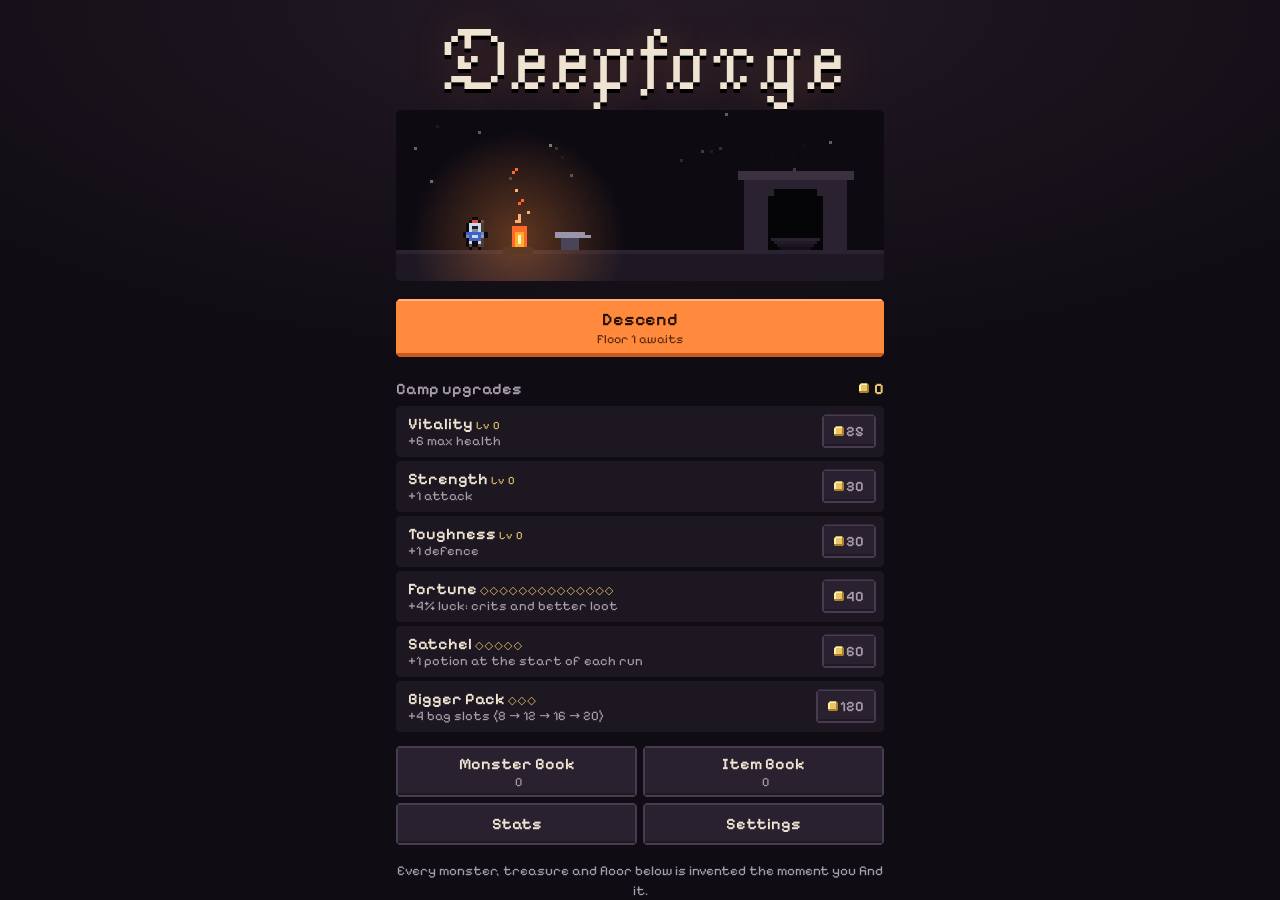
<file: index.html>
<!doctype html>
<html lang="en">
<head>
<meta charset="utf-8">
<meta name="viewport" content="width=device-width, initial-scale=1, viewport-fit=cover, user-scalable=no">
<meta name="theme-color" content="#0f0c13">
<meta name="description" content="A pixel dungeon crawler where an AI invents every floor, monster and treasure, and you forge anything into anything.">
<link rel="manifest" href="manifest.webmanifest">
<link rel="apple-touch-icon" href="icons/apple-touch-icon.png">
<link rel="icon" type="image/png" sizes="192x192" href="icons/icon-192.png">
<meta name="mobile-web-app-capable" content="yes">
<meta name="apple-mobile-web-app-capable" content="yes">
<meta name="apple-mobile-web-app-title" content="Deepforge">
<title>Deepforge</title>
<link rel="preconnect" href="https://fonts.googleapis.com">
<link rel="preconnect" href="https://fonts.gstatic.com" crossorigin>
<link rel="stylesheet" href="https://fonts.googleapis.com/css2?family=Jacquarda+Bastarda+9&family=Pixelify+Sans:wght@400;500;600;700&display=swap">
<link rel="stylesheet" href="css/styles.css">
</head>
<body>
<div id="app" class="away">
  <header id="hud">
    <div class="hp" aria-label="Health">
      <div class="hp-bar"><i id="hp-fill"></i></div>
      <span id="hp-text">30 / 30</span>
      <div class="mp" id="mp" hidden><i id="mp-fill"></i></div>
    </div>
    <div id="floor-name"></div>
    <span class="gold-pill" aria-label="Gold"><i class="coin"></i><b id="gold">0</b></span>
    <i id="ai-dot" hidden></i>
    <button class="icon-btn" id="btn-inv" type="button" aria-label="Hero and bag (Tab)"><svg viewBox="0 0 12 12" aria-hidden="true"><path d="M4 1h4v1h1v1h1v8H2V3h1V2h1zM5 2v1h2V2zM4 6v1h4V6z" /></svg></button>
    <button class="icon-btn" id="btn-pause" type="button" aria-label="Pause"><svg viewBox="0 0 12 12" aria-hidden="true"><path d="M3 2h2v8H3zM7 2h2v8H7z" /></svg></button>
  </header>

  <main id="stage">
    <canvas id="cv" aria-label="The dungeon"></canvas>
    <canvas id="minimap" aria-label="Map of this floor"></canvas>
    <div id="bossbar" hidden><span id="boss-name"></span><small id="boss-rec" hidden></small><div class="boss-track"><i id="boss-fill"></i></div></div>
    <div id="banner" aria-live="polite"></div>
    <div id="toasts" aria-live="polite"></div>
  </main>

  <nav id="slots" aria-label="Equipment and bag">
    <div class="grp grp-eq"><span class="grp-label">Wearing</span><div class="eq">
      <button class="slot eqs" type="button" data-eq="weapon"></button>
      <button class="slot eqs" type="button" data-eq="offhand"></button>
    </div></div>
    <div class="grp grp-bag"><span class="grp-label" id="bag-label">Bag 0/8</span><div class="bag">
      <button class="slot" type="button" data-bag="0"></button><button class="slot" type="button" data-bag="1"></button><button class="slot" type="button" data-bag="2"></button>
      <button class="slot" type="button" data-bag="3"></button><button class="slot" type="button" data-bag="4"></button><button class="slot" type="button" data-bag="5"></button>
      <button class="slot more" type="button" id="bag-more" aria-label="Open the bag"></button>
    </div></div>
    <div class="grp"><span class="grp-label">Potion</span><button class="slot potion" id="potion" type="button" aria-label="Drink a potion (Q)"><img src="[data-uri]" alt="" id="potion-img"><b id="potion-n">1</b></button></div>
  </nav>
  <p class="keys" id="keys"><kbd>WASD</kbd> move <span id="key-moves"><kbd>J</kbd> swing <kbd>K</kbd> bash</span> <kbd>Q</kbd> potion <kbd>1</kbd>–<kbd>6</kbd> bag <kbd>Tab</kbd> hero <kbd>Esc</kbd> pause <span id="key-act" hidden></span></p>

  <section id="pad" aria-label="Touch controls">
    <div id="stick-zone"><div id="stick"><div id="knob"></div></div></div>
    <div class="btns">
      <button class="pad-btn" id="btn-action" type="button" hidden>Forge</button>
      <button class="pad-btn" id="btn-spell" type="button" aria-label="Nova" hidden>Nova</button>
      <button class="pad-btn" id="btn-spell2" type="button" aria-label="Spell" hidden>Spell</button>
      <button class="pad-btn" id="btn-bash" type="button" aria-label="Shield bash">Bash</button>
      <button class="pad-btn" id="btn-attack" type="button" aria-label="Swing">Swing</button>
    </div>
  </section>
</div>

<div id="camp" class="screen">
  <div class="camp-inner">
    <h1 class="logo">Deepforge</h1>
    <canvas id="camp-scene" width="160" height="56" aria-hidden="true"></canvas>
    <div id="camp-body"></div>
  </div>
</div>

<div id="modal" class="modal" hidden><div class="sheet" id="sheet" role="dialog" aria-modal="true"></div></div>

<script src="js/data.js"></script>
<script src="js/prompts.js"></script>
<script src="js/sprites.js"></script>
<script src="js/bestiary.js"></script>
<script src="js/gen.js"></script>
<script src="js/ai.js"></script>
<script src="js/audio.js"></script>
<script src="js/game.js"></script>
<script src="js/ui.js"></script>
</body>
</html>
</file>
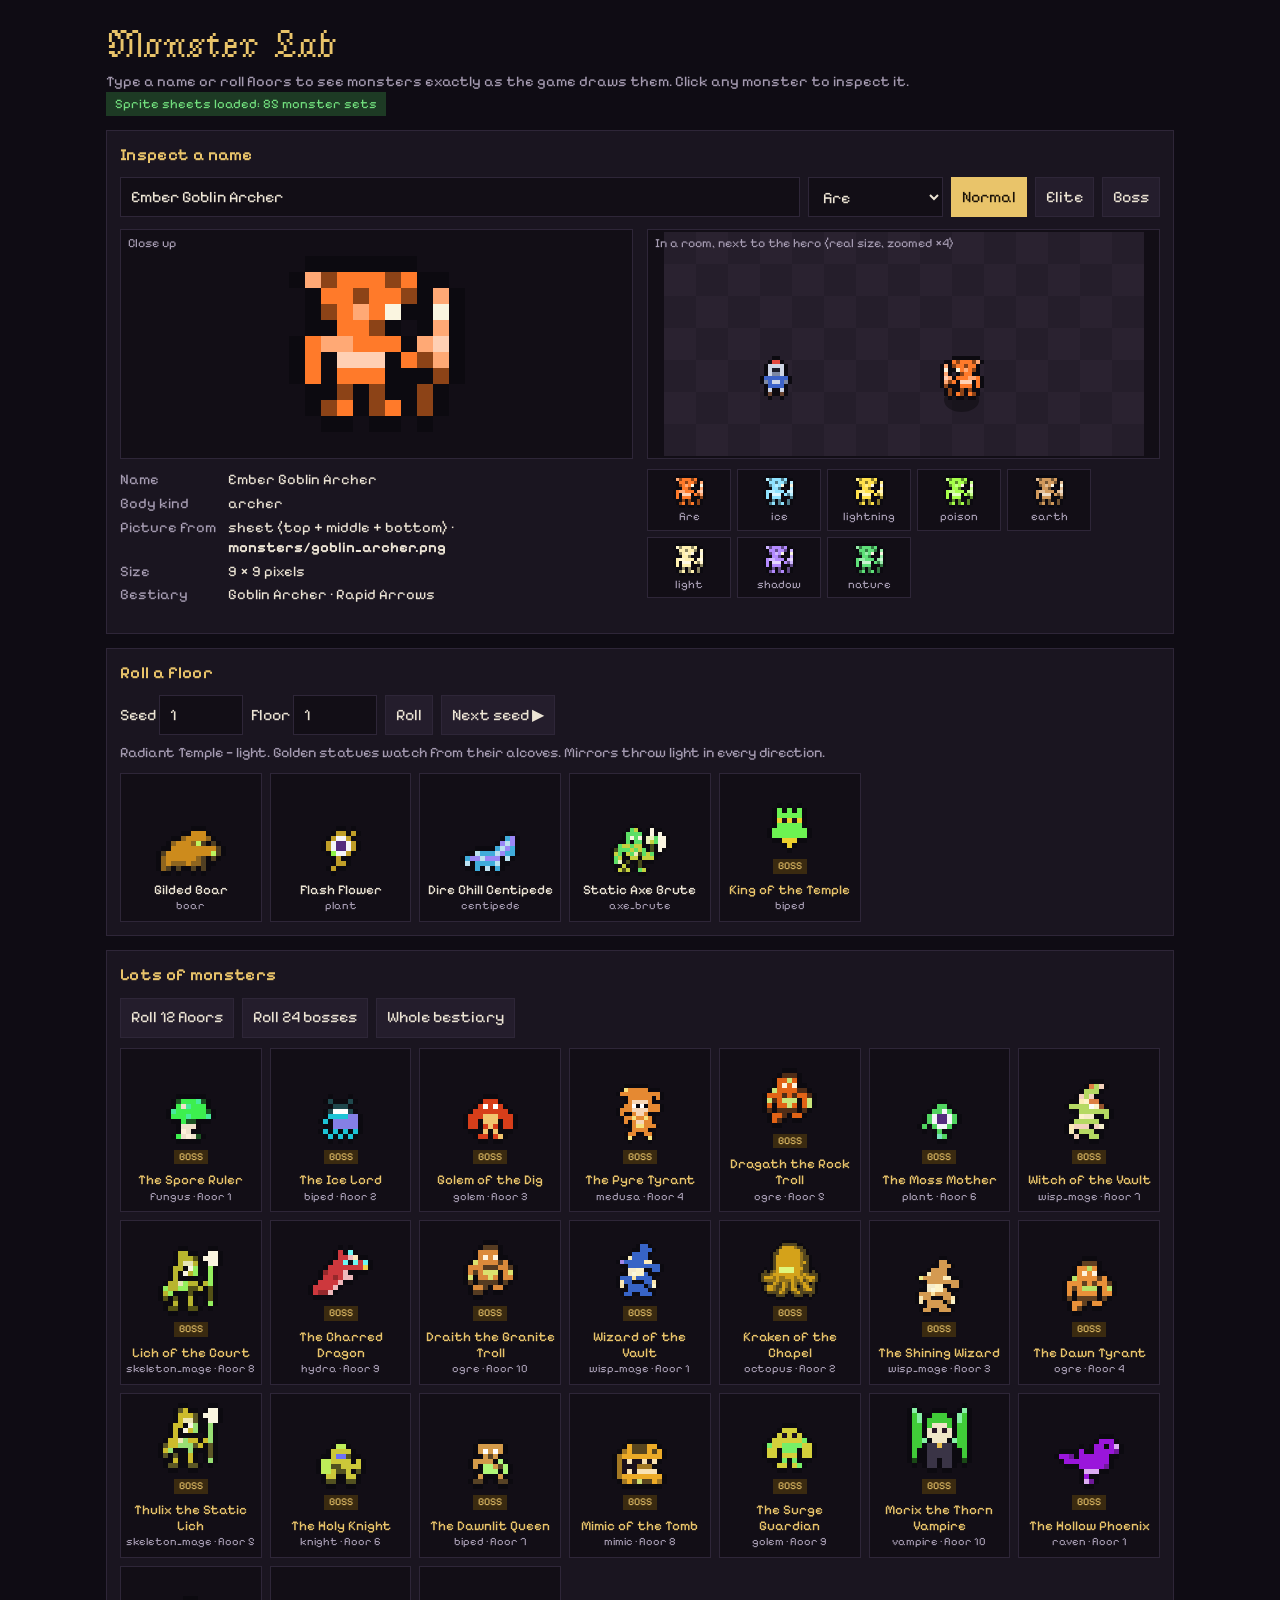
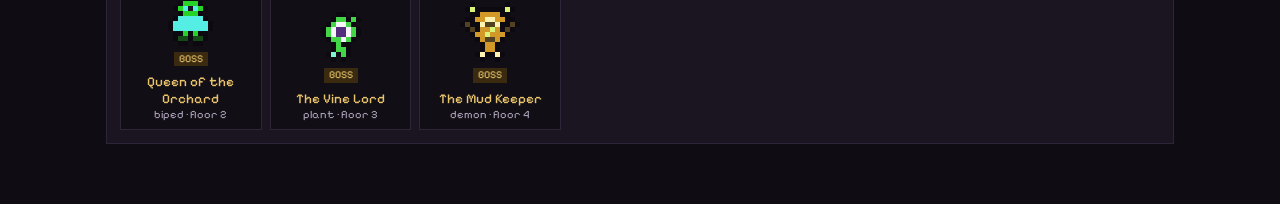
<file: monster-lab.html>
<!DOCTYPE html>
<html lang="en">
<head>
<meta charset="utf-8">
<meta name="viewport" content="width=device-width, initial-scale=1">
<title>Deepforge Monster Lab</title>
<link rel="icon" type="image/png" href="icons/icon-192.png">
<link rel="preconnect" href="https://fonts.googleapis.com">
<link rel="preconnect" href="https://fonts.gstatic.com" crossorigin>
<link rel="stylesheet" href="https://fonts.googleapis.com/css2?family=Jacquarda+Bastarda+9&family=Pixelify+Sans:wght@400;500;600;700&display=swap">
<style>
  :root { --bg: #0f0c14; --panel: #1a1520; --line: #2e2638; --ink: #ece4d4; --ash: #a69cb2; --brass: #e9c46a; --up: #72e07e; --down: #ff7a6a; }
  * { box-sizing: border-box; }
  body { margin: 0; background: var(--bg); color: var(--ink); font: 16px/1.4 'Pixelify Sans', system-ui, sans-serif; }
  main { max-width: 1100px; margin: 0 auto; padding: 18px 16px 60px; }
  h1 { font: 400 2.4rem 'Jacquarda Bastarda 9', serif; margin: 0; color: var(--brass); }
  h2 { font-size: 1.05rem; font-weight: 600; margin: 0 0 10px; color: var(--brass); letter-spacing: 0.02em; }
  .sub { color: var(--ash); margin: 2px 0 14px; font-size: 0.92rem; }
  .status { display: inline-block; padding: 3px 9px; font-size: 0.82rem; background: #1d3a24; color: var(--up); }
  .status.off { background: #3a1e20; color: var(--down); }
  section { background: var(--panel); box-shadow: inset 0 0 0 1px var(--line); padding: 14px; margin-top: 14px; }
  .row { display: flex; flex-wrap: wrap; gap: 8px; align-items: center; }
  input, select, button { font: inherit; color: var(--ink); background: #120e16; border: 1px solid var(--line); padding: 7px 10px; min-height: 40px; }
  input[type=text] { flex: 1 1 220px; min-width: 0; }
  input[type=number] { width: 84px; }
  button { cursor: pointer; background: #241d2c; }
  button:hover { background: #2e2538; }
  button.on { background: var(--brass); color: #1a1208; border-color: var(--brass); }
  .inspect { display: grid; grid-template-columns: minmax(0, 1fr) minmax(0, 1fr); gap: 14px; margin-top: 12px; }
  @media (max-width: 720px) { .inspect { grid-template-columns: 1fr; } }
  .stage { background: #120e16; box-shadow: inset 0 0 0 1px var(--line); display: grid; place-items: center; min-height: 230px; position: relative; overflow: hidden; }
  .stage canvas { image-rendering: pixelated; max-width: 100%; }
  .stage .lbl { position: absolute; left: 8px; top: 6px; font-size: 0.78rem; color: var(--ash); }
  .facts { display: grid; grid-template-columns: max-content 1fr; gap: 3px 12px; font-size: 0.92rem; margin-top: 10px; }
  .facts dt { color: var(--ash); } .facts dd { margin: 0; overflow-wrap: anywhere; }
  .warn { color: var(--down); }
  .els { display: flex; flex-wrap: wrap; gap: 6px; margin-top: 10px; }
  .els figure { margin: 0; background: #120e16; box-shadow: inset 0 0 0 1px var(--line); padding: 6px; text-align: center; width: 84px; }
  .els figcaption { font-size: 0.72rem; color: var(--ash); }
  .els canvas, .card canvas { image-rendering: pixelated; display: block; margin: 0 auto; }
  .theme { color: var(--ash); font-size: 0.9rem; margin: 8px 0; }
  .grid { display: grid; grid-template-columns: repeat(auto-fill, minmax(130px, 1fr)); gap: 8px; margin-top: 10px; }
  .card { background: #120e16; box-shadow: inset 0 0 0 1px var(--line); padding: 8px 6px; text-align: center; cursor: pointer; display: flex; flex-direction: column; justify-content: space-between; min-height: 132px; }
  .card:hover, .card.sel { box-shadow: inset 0 0 0 2px var(--brass); }
  .card .cv { flex: 1; display: grid; place-items: end center; min-height: 72px; }
  .card b { display: block; font-size: 0.84rem; font-weight: 500; margin-top: 6px; line-height: 1.2; }
  .card small { display: block; font-size: 0.7rem; color: var(--ash); }
  .card.boss b { color: var(--brass); }
  .tag { display: inline-block; font-size: 0.66rem; padding: 0 5px; background: #3a2a10; color: var(--brass); margin-bottom: 2px; }
</style>
</head>
<body>
<main>
  <h1>Monster Lab</h1>
  <p class="sub">Type a name or roll floors to see monsters exactly as the game draws them. Click any monster to inspect it. <span id="status" class="status">Loading sprite sheets…</span></p>

  <section>
    <h2>Inspect a name</h2>
    <div class="row">
      <input type="text" id="name" value="Ember Goblin Archer" aria-label="Monster name">
      <select id="el" aria-label="Element"></select>
      <button data-k="" class="on">Normal</button><button data-k="elite">Elite</button><button data-k="boss">Boss</button>
    </div>
    <div class="inspect">
      <div>
        <div class="stage"><span class="lbl">Close up</span><canvas id="big"></canvas></div>
        <dl class="facts" id="facts"></dl>
      </div>
      <div>
        <div class="stage" id="roomStage"><span class="lbl">In a room, next to the hero (real size, zoomed ×4)</span><canvas id="room"></canvas></div>
        <div class="els" id="els"></div>
      </div>
    </div>
  </section>

  <section>
    <h2>Roll a floor</h2>
    <div class="row">
      <label>Seed <input type="number" id="seed" value="1"></label>
      <label>Floor <input type="number" id="floorN" value="1" min="1"></label>
      <button id="roll">Roll</button><button id="next">Next seed ▶</button>
    </div>
    <p class="theme" id="theme"></p>
    <div class="grid" id="floorGrid"></div>
  </section>

  <section>
    <h2>Lots of monsters</h2>
    <div class="row">
      <button id="many">Roll 12 floors</button><button id="bosses">Roll 24 bosses</button><button id="bestiary">Whole bestiary</button>
    </div>
    <div class="grid" id="manyGrid"></div>
  </section>
</main>

<script src="js/data.js?v=63"></script>
<script src="js/prompts.js?v=63"></script>
<script src="js/sprites.js?v=63"></script>
<script src="js/bestiary.js?v=63"></script>
<script src="js/gen.js?v=63"></script>
<script>
(function () {
  'use strict';
  const DF = window.DF, $ = (s) => document.querySelector(s);
  const ELS = ['fire', 'ice', 'lightning', 'poison', 'earth', 'light', 'shadow', 'nature'];
  let kind = '', current = null, selCard = null;
  // Where a picture comes from. Older copies of js/sprites.js can't say, so fall back gracefully.
  const oldSprites = typeof DF.monsterSource !== 'function';
  function source(spec) {
    if (!oldSprites) return DF.monsterSource(spec);
    const set = typeof DF.monsterSet === 'function' ? DF.monsterSet(spec) : '';
    return { kind: DF.bodyType(spec), set, from: set ? 'sheet' : '(upload the new js/sprites.js to see this)' };
  }

  $('#el').innerHTML = ['(from name)'].concat(ELS).map((e) => `<option>${e}</option>`).join('');
  $('#el').value = 'fire';

  // Draw a monster picture onto a canvas at a whole-number zoom.
  function draw(cv, spec, k, zoom) {
    const sp = DF.monsterSprite(spec, k === 'boss' ? '' : k);
    cv.width = sp.w * zoom; cv.height = sp.h * zoom;
    const g = cv.getContext('2d'); g.imageSmoothingEnabled = false; g.drawImage(sp.right, 0, 0, cv.width, cv.height);
    return sp;
  }
  function specFromInput() {
    const name = $('#name').value.trim() || 'Monster', el = $('#el').value;
    const spec = { name };
    if (el !== '(from name)') { spec.element = el; spec.colors = [DF.EL_COLOR[el]]; }
    return spec;
  }

  function inspect(spec, k) {
    current = { spec, k };
    // Close-up: as big as fits.
    const sp = DF.monsterSprite(spec, k === 'elite' ? 'elite' : '');
    const zoom = Math.max(4, Math.min(16, Math.floor(200 / Math.max(sp.w, sp.h))));
    draw($('#big'), spec, k, zoom);
    // In a room: floor tiles, the hero, and the monster at game size (bosses are drawn 3x in the game, 2x for very big ones).
    const Z = 4, T = 8, W = 15, H = 7, cv = $('#room'); cv.width = W * T * Z; cv.height = H * T * Z;
    const g = cv.getContext('2d'); g.imageSmoothingEnabled = false;
    for (let y = 0; y < H; y++) for (let x = 0; x < W; x++) { g.fillStyle = (x + y) % 2 ? '#2a2230' : '#251e2b'; g.fillRect(x * T * Z, y * T * Z, T * Z, T * Z); }
    const hero = new Image(); hero.src = DF.bigPicture('hero', { cls: 'knight' }, 1);
    const bs = Math.max(sp.w, sp.h) > 15 ? 2 : 3, scale = k === 'boss' ? bs : 1, mw = sp.w * scale * Z, mh = sp.h * scale * Z, ground = cv.height - 14 * Z;
    g.fillStyle = 'rgba(0,0,0,0.35)'; g.beginPath(); g.ellipse(cv.width * 0.62, ground, mw * 0.4, 3 * Z, 0, 0, 7); g.fill();
    g.drawImage(sp.left, Math.round(cv.width * 0.62 - mw / 2), ground - mh, mw, mh);
    hero.onload = () => { g.drawImage(hero, Math.round(cv.width * 0.2), ground - hero.height * Z, hero.width * Z, hero.height * Z); };
    // Facts.
    const src = source(spec), best = DF.bestiaryFor && DF.bestiaryFor(spec.name);
    const big = sp.w > 16 || sp.h > 16, tiny = sp.w < 6 || sp.h < 5;
    $('#facts').innerHTML = `
      <dt>Name</dt><dd>${esc(spec.name)}</dd>
      <dt>Body kind</dt><dd>${esc(src.kind)}</dd>
      <dt>Picture from</dt><dd>${esc(src.from)}${src.set ? ` · <b>monsters/${esc(src.set)}.png</b>` : ''}</dd>
      <dt>Size</dt><dd class="${big || tiny ? 'warn' : ''}">${sp.w - 2} × ${sp.h - 2} pixels${k === 'boss' ? ` (×${bs} as a boss = ${(sp.w - 2) * bs} × ${(sp.h - 2) * bs})` : ''}${big ? ' · very big' : tiny ? ' · very small' : ''}</dd>
      ${spec.behaviour ? `<dt>Behaviour</dt><dd>${esc(spec.behaviour)}${spec.abilities && spec.abilities.length ? ' · ' + spec.abilities.map(esc).join(', ') : ''}</dd>` : ''}
      ${best ? `<dt>Bestiary</dt><dd>${esc(best.n)}${best.s && best.s[0] ? ' · ' + esc(best.s[0]) : ''}</dd>` : ''}`;
    // The same name in every element.
    $('#els').innerHTML = '';
    ELS.forEach((el) => {
      const f = document.createElement('figure'), c = document.createElement('canvas');
      draw(c, Object.assign({}, spec, { element: el, colors: [DF.EL_COLOR[el]].concat((spec.colors || []).slice(1)) }), k, 3);
      f.appendChild(c); const cap = document.createElement('figcaption'); cap.textContent = el; f.appendChild(cap); $('#els').appendChild(f);
    });
  }
  const esc = (s) => String(s == null ? '' : s).replace(/[&<>"]/g, (c) => ({ '&': '&amp;', '<': '&lt;', '>': '&gt;', '"': '&quot;' }[c]));

  function card(spec, isBoss, label) {
    const d = document.createElement('div'); d.className = 'card' + (isBoss ? ' boss' : '');
    const box = document.createElement('div'); box.className = 'cv';
    const c = document.createElement('canvas'); const sp = DF.monsterSprite(spec, '');
    const z = Math.max(2, Math.min(5, Math.floor(70 / Math.max(sp.w, sp.h)))); draw(c, spec, '', z); box.appendChild(c);
    const src = source(spec);
    d.innerHTML = '';
    d.appendChild(box);
    const t = document.createElement('div');
    t.innerHTML = `${isBoss ? '<span class="tag">BOSS</span>' : ''}<b>${esc(spec.name)}</b><small>${esc(src.set || src.kind)}${label ? ' · ' + esc(label) : ''}</small>`;
    d.appendChild(t);
    d.onclick = () => {
      if (selCard) selCard.classList.remove('sel'); selCard = d; d.classList.add('sel');
      $('#name').value = spec.name; $('#el').value = ELS.includes(spec.element) ? spec.element : '(from name)';
      setKind(isBoss ? 'boss' : ''); inspect(spec, isBoss ? 'boss' : '');
      window.scrollTo({ top: 0, behavior: 'smooth' });
    };
    return d;
  }
  function setKind(k) { kind = k; document.querySelectorAll('[data-k]').forEach((b) => b.classList.toggle('on', b.dataset.k === k)); }

  function rollFloor() {
    const seed = +$('#seed').value || 0, n = Math.max(1, +$('#floorN').value || 1);
    const f = DF.GEN.floor(seed, n);
    $('#theme').textContent = `${f.name} — ${f.element}. ${f.description || ''}`;
    const grid = $('#floorGrid'); grid.innerHTML = '';
    f.monsters.forEach((m) => grid.appendChild(card(m, false)));
    grid.appendChild(card(f.boss, true));
  }
  function rollMany(onlyBosses) {
    const grid = $('#manyGrid'); grid.innerHTML = '';
    const base = Math.floor(Math.random() * 100000);
    for (let i = 0; i < (onlyBosses ? 24 : 12); i++) {
      const n = 1 + (i % 10), f = DF.GEN.floor(base + i, n);
      if (!onlyBosses) f.monsters.forEach((m) => grid.appendChild(card(m, false, 'floor ' + n)));
      grid.appendChild(card(f.boss, true, 'floor ' + n));
    }
  }
  function showBestiary() {
    const grid = $('#manyGrid'); grid.innerHTML = '';
    DF.BESTIARY.forEach((m, i) => { const el = m.el || ELS[i % ELS.length]; grid.appendChild(card({ name: m.n, element: el, body: m.b && m.b[0], colors: [DF.EL_COLOR[el]] }, false, 'tier ' + m.t)); });
  }

  $('#name').addEventListener('input', () => inspect(specFromInput(), kind));
  $('#el').addEventListener('change', () => inspect(specFromInput(), kind));
  document.querySelectorAll('[data-k]').forEach((b) => b.addEventListener('click', () => { setKind(b.dataset.k); inspect(current ? current.spec : specFromInput(), kind); }));
  $('#roll').onclick = rollFloor;
  $('#next').onclick = () => { $('#seed').value = (+$('#seed').value || 0) + 1; rollFloor(); };
  $('#many').onclick = () => rollMany(false);
  $('#bosses').onclick = () => rollMany(true);
  $('#bestiary').onclick = showBestiary;

  const start = () => { inspect(specFromInput(), kind); rollFloor(); rollMany(true); };
  (DF.spritesReady || Promise.resolve(false)).then((found) => {
    const st = $('#status');
    if (found) st.textContent = `Sprite sheets loaded: ${found.sets || 0} monster sets`;
    else { st.textContent = 'Sprite sheets not loaded (open this page from the website) — showing the built-in drawings'; st.classList.add('off'); }
    if (oldSprites) { st.textContent += ' · js/sprites.js on the site is an older copy, re-upload it'; st.classList.add('off'); }
    start();
  });
}());
</script>
</body>
</html>
</file>
<file: css/styles.css>
/* ==========================================================================
   DEEPFORGE — styles
   Soot-black stone, bone-white text, forge ember and brass. Panels are cut
   with stepped pixel corners; the blackletter title is the only flourish.
   ========================================================================== */
:root {
  --soot: #0f0c13;
  --slate: #1c1721;
  --slate-2: #29212f;
  --iron: #463b50;
  --bone: #efe4d2;
  --ash: #a99cab;
  --ember: #ff8a3d;
  --brass: #e9c46a;
  --blood: #e2483f;
  --font-title: 'Jacquarda Bastarda 9', 'Old English Text MT', serif;
  --font: 'Pixelify Sans', ui-rounded, system-ui, sans-serif;
  --cut: polygon(3px 0, calc(100% - 3px) 0, 100% 3px, 100% calc(100% - 3px), calc(100% - 3px) 100%, 3px 100%, 0 calc(100% - 3px), 0 3px);
  --slot: clamp(30px, calc((100vw - 72px) / 10), 46px);
  color-scheme: dark;
}
* { box-sizing: border-box; }
html, body { margin: 0; height: 100%; background: var(--soot); color: var(--bone); font-family: var(--font); font-size: 16px; overflow: hidden; overscroll-behavior: none; -webkit-tap-highlight-color: transparent; -webkit-user-select: none; user-select: none; }
button { font: inherit; color: inherit; }
img.pix, .slot img, .tile img, .toast img { image-rendering: pixelated; image-rendering: crisp-edges; }
kbd { font: inherit; font-size: 0.75rem; padding: 0 4px; border: 1px solid var(--iron); background: var(--slate); color: var(--bone); }
:focus-visible { outline: 2px solid var(--brass); outline-offset: 2px; }
@media (prefers-reduced-motion: reduce) { *, *::before, *::after { animation-duration: 0.01ms !important; transition-duration: 0.01ms !important; } }

/* ---------------- Game layout ---------------- */
#app { display: flex; flex-direction: column; height: 100vh; height: 100dvh; max-width: 1200px; margin: 0 auto; padding: env(safe-area-inset-top) env(safe-area-inset-right) 0 env(safe-area-inset-left); }
#app.away { visibility: hidden; }
#hud { display: flex; align-items: center; gap: 10px; padding: 8px 12px 6px; }
.hp { position: relative; flex: 0 1 190px; min-width: 110px; height: 22px; }
.hp-bar { position: absolute; inset: 0; background: #2a1418; clip-path: var(--cut); box-shadow: inset 0 0 0 2px #4a2228; }
.hp-bar i { display: block; height: 100%; width: 100%; background: linear-gradient(#ff6a5a 0 40%, var(--blood) 40%); transition: width 0.15s; }
#hp-text { position: absolute; inset: 0; display: grid; place-items: center; font-size: 0.8rem; font-weight: 600; text-shadow: 0 1px 0 #000, 1px 0 0 #000, -1px 0 0 #000, 0 -1px 0 #000; }
#floor-name { flex: 1; min-width: 0; color: var(--ash); font-size: 0.85rem; white-space: nowrap; overflow: hidden; text-overflow: ellipsis; text-align: center; }
.gold-pill { display: inline-flex; align-items: center; gap: 5px; color: var(--brass); font-weight: 700; }
.coin { display: inline-block; width: 10px; height: 10px; background: var(--brass); box-shadow: inset -2px -2px 0 #a8802a, inset 2px 2px 0 #fff3a0; clip-path: polygon(2px 0, 8px 0, 10px 2px, 10px 8px, 8px 10px, 2px 10px, 0 8px, 0 2px); }
#ai-dot { width: 8px; height: 8px; background: var(--ember); box-shadow: 0 0 8px var(--ember); animation: dream 1.2s ease-in-out infinite; }
#ai-dot[hidden] { display: none; }
@keyframes dream { 50% { opacity: 0.25; } }
.icon-btn { display: grid; place-items: center; width: 36px; height: 36px; flex: none; background: var(--slate); border: 0; clip-path: var(--cut); box-shadow: inset 0 0 0 2px var(--iron); cursor: pointer; }
.icon-btn svg { width: 14px; height: 14px; fill: var(--bone); }

#stage { position: relative; flex: 1; min-height: 0; display: grid; place-items: center; overflow: hidden; }
#cv { display: block; image-rendering: pixelated; background: #000; }
#minimap { position: absolute; top: 8px; right: 8px; image-rendering: pixelated; width: auto; opacity: 0.9; pointer-events: none; transform-origin: top right; transform: scale(1.5); }
#bossbar { position: absolute; top: 8px; left: 50%; transform: translateX(-50%); width: min(60%, 360px); text-align: center; pointer-events: none; }
#bossbar[hidden] { display: none; }
#boss-name { display: block; font-family: var(--font-title); font-size: 1.35rem; line-height: 1; color: #ffd0c8; text-shadow: 0 2px 0 #000; }
.boss-track { height: 8px; margin-top: 4px; background: #2a1418; clip-path: var(--cut); box-shadow: inset 0 0 0 2px #4a2228; }
.boss-track i { display: block; height: 100%; background: var(--blood); transition: width 0.15s; }

#banner { position: absolute; left: 50%; top: 38%; transform: translate(-50%, -50%); width: min(92%, 520px); text-align: center; pointer-events: none; opacity: 0; }
#banner.on { animation: banner 3.6s ease forwards; }
#banner small { display: block; color: var(--ember); font-size: 0.9rem; }
#banner b { display: block; font-family: var(--font-title); font-weight: 400; font-size: clamp(2.2rem, 8vw, 3.6rem); line-height: 1; margin: 2px 0 8px; text-shadow: 0 3px 0 #000, 0 0 24px rgba(0, 0, 0, 0.9); }
#banner span { display: block; color: var(--bone); font-size: 0.92rem; text-shadow: 0 1px 0 #000, 0 0 12px #000; }
@keyframes banner { 0% { opacity: 0; transform: translate(-50%, -40%); } 12%, 75% { opacity: 1; transform: translate(-50%, -50%); } 100% { opacity: 0; transform: translate(-50%, -54%); } }

#toasts { position: absolute; left: 50%; top: 52px; transform: translateX(-50%); display: flex; flex-direction: column; align-items: center; gap: 6px; width: min(94%, 440px); pointer-events: none; }
.toast { display: flex; align-items: center; gap: 10px; padding: 8px 12px; background: rgba(20, 15, 24, 0.94); clip-path: var(--cut); box-shadow: inset 0 0 0 2px var(--iron); font-size: 0.9rem; line-height: 1.3; opacity: 0; transform: translateY(8px); transition: 0.25s; text-align: center; }
.toast.on { opacity: 1; transform: none; }
.toast img { width: 30px; height: auto; flex: none; }
.toast span { text-align: left; }
.toast small { display: block; color: var(--brass); font-size: 0.72rem; }

/* Equipment and bag */
#slots { display: flex; align-items: flex-end; justify-content: center; gap: 12px; padding: 4px 10px 6px; }
.grp { display: flex; flex-direction: column; align-items: flex-start; gap: 3px; }
.grp-label { font-size: 0.68rem; line-height: 1; color: var(--ash); padding-left: 2px; white-space: nowrap; }
.grp-eq .grp-label { color: var(--brass); }
.grp-label.full { color: var(--ember); }
.eq, .bag { display: flex; gap: 3px; }
.slot { position: relative; width: var(--slot); height: var(--slot); padding: 0; border: 0; background: var(--slate); clip-path: var(--cut); box-shadow: inset 0 0 0 2px var(--iron); cursor: pointer; display: grid; place-items: center; }
.slot.eqs { background: #2e2618; box-shadow: inset 0 0 0 2px #8a6e34; }
.bag .slot:not(.filled) { background: #141017; box-shadow: inset 0 0 0 2px #2c2533; }
.slot img { width: 72%; height: auto; }
.slot i { position: absolute; left: 3px; right: 3px; bottom: 3px; height: 2px; background: var(--r); }
.slot .empty { font-size: 0.55rem; color: #6e6276; }
.slot.potion { background: #2a1620; box-shadow: inset 0 0 0 2px #5a2a3a; }
.slot.potion b { position: absolute; right: 3px; bottom: 1px; font-size: 0.75rem; text-shadow: 0 1px 0 #000; }
.slot.potion:disabled { opacity: 0.45; }
.keys { margin: 0 0 8px; text-align: center; color: var(--ash); font-size: 0.75rem; }
.keys kbd { margin: 0 2px; }
#key-act { margin-left: 8px; color: var(--ember); }
#key-act[hidden] { display: none; }

/* Touch controls (only when you play by touch) */
#pad { display: none; }
body.touch .keys { display: none; }
body.touch #pad { display: flex; flex: none; height: clamp(150px, 26vh, 200px); padding: 0 12px calc(10px + env(safe-area-inset-bottom)); gap: 10px; touch-action: none; }
#stick-zone { position: relative; flex: 1.3; touch-action: none; border-radius: 8px; background: radial-gradient(circle at 50% 55%, rgba(255, 255, 255, 0.035), transparent 60%); }
#stick-zone::after { content: 'Move'; position: absolute; left: 50%; top: 55%; transform: translate(-50%, -50%); color: #4a4052; font-size: 0.8rem; pointer-events: none; }
#stick { position: absolute; left: 50%; top: 55%; width: 92px; height: 92px; transform: translate(-50%, -50%); border-radius: 50%; box-shadow: inset 0 0 0 2px rgba(239, 228, 210, 0.12); opacity: 0.5; pointer-events: none; z-index: 1; }
#stick.on { opacity: 1; box-shadow: inset 0 0 0 2px rgba(239, 228, 210, 0.3); }
#knob { position: absolute; left: 50%; top: 50%; width: 40px; height: 40px; transform: translate(-50%, -50%); border-radius: 50%; background: rgba(239, 228, 210, 0.22); box-shadow: inset 0 -3px 0 rgba(0, 0, 0, 0.25); }
.btns { position: relative; flex: 1; display: grid; grid-template-columns: 1fr 1fr; grid-template-rows: auto auto; align-content: center; gap: 12px 10px; align-items: center; justify-items: center; max-height: 240px; align-self: center; }
.pad-btn { border: 0; cursor: pointer; font-weight: 700; touch-action: none; clip-path: var(--cut); }
#btn-attack { grid-column: 2; grid-row: 1 / span 2; width: min(100%, 112px); aspect-ratio: 1; background: var(--ember); color: #2a1206; box-shadow: inset 0 -5px 0 #c85a1e, inset 0 3px 0 #ffb47a; font-size: 1rem; }
#btn-bash { grid-column: 1; grid-row: 2; width: min(100%, 72px); aspect-ratio: 1; background: var(--slate-2); box-shadow: inset 0 0 0 2px var(--iron), inset 0 -4px 0 #16111a; font-size: 0.85rem; position: relative; overflow: hidden; }
#btn-bash.cooling { color: var(--ash); }
#btn-bash.cooling::after { content: ''; position: absolute; left: 0; right: 0; bottom: 0; height: calc(var(--cd) * 100%); background: rgba(0, 0, 0, 0.45); }
#btn-action { grid-column: 1; grid-row: 1; width: min(100%, 92px); height: 44px; background: var(--brass); color: #2a1e06; box-shadow: inset 0 -4px 0 #a8802a; animation: nudge 1.4s ease-in-out infinite; }
#btn-action[hidden] { display: none; }
.pad-btn.down { transform: translateY(2px); filter: brightness(1.2); }
@keyframes nudge { 50% { transform: translateY(-2px); } }

/* Phones on their side: controls float over the room */
@media (orientation: landscape) and (max-height: 520px) {
  body.touch #app { position: relative; }
  body.touch #pad { position: absolute; left: 0; right: 0; bottom: 0; height: 60%; padding-bottom: 8px; pointer-events: none; background: none; }
  body.touch #stick-zone, body.touch .btns { pointer-events: auto; }
  body.touch #stick-zone { flex: 0 0 34%; }
  body.touch .btns { flex: 0 0 26%; margin-left: auto; }
  body.touch #slots { padding: 2px 10px; }
  #hud { padding: 4px 12px 2px; }
}

/* ---------------- Camp ---------------- */
.screen { position: fixed; inset: 0; overflow-y: auto; background: radial-gradient(120% 70% at 50% 0%, #241a26 0%, var(--soot) 60%); -webkit-user-select: none; }
.screen[hidden] { display: none; }
.camp-inner { width: min(100%, 520px); margin: 0 auto; padding: calc(18px + env(safe-area-inset-top)) 16px calc(24px + env(safe-area-inset-bottom)); }
.logo { margin: 0; font-family: var(--font-title); font-weight: 400; font-size: clamp(3.4rem, 17vw, 5.4rem); line-height: 0.95; text-align: center; color: var(--bone); text-shadow: 0 4px 0 #000, 0 0 40px rgba(255, 138, 61, 0.25); letter-spacing: 0.01em; }
#camp-scene { display: block; width: 100%; height: auto; margin: 10px 0 18px; image-rendering: pixelated; clip-path: var(--cut); }
.camp-actions { display: grid; gap: 8px; }
.camp-shop { margin: 22px 0 10px; }
.camp-shop h3 { display: flex; align-items: center; justify-content: space-between; margin: 0 0 8px; font-size: 1rem; font-weight: 600; color: var(--ash); }
.ups { list-style: none; margin: 0; padding: 0; display: grid; gap: 4px; }
.ups li { display: flex; align-items: center; gap: 10px; padding: 8px 8px 8px 12px; background: var(--slate); clip-path: var(--cut); }
.ups li > div { flex: 1; min-width: 0; }
.ups b { font-weight: 600; }
.ups .lvl { color: var(--brass); font-size: 0.7rem; letter-spacing: 1px; }
.ups small { display: block; color: var(--ash); font-size: 0.82rem; }
.camp-links { display: grid; grid-template-columns: repeat(3, 1fr); gap: 6px; margin-top: 14px; }
.camp-links small { color: var(--brass); margin-left: 4px; }
.camp-stats { margin: 16px 0 0; color: var(--ash); font-size: 0.85rem; text-align: center; line-height: 1.5; }

/* ---------------- Buttons ---------------- */
.btn { display: inline-flex; flex-direction: column; align-items: center; justify-content: center; gap: 2px; min-height: 42px; padding: 8px 14px; border: 0; background: var(--slate-2); color: var(--bone); clip-path: var(--cut); box-shadow: inset 0 0 0 2px var(--iron), inset 0 -4px 0 rgba(0, 0, 0, 0.25); font-weight: 600; cursor: pointer; }
.btn small { font-weight: 400; font-size: 0.78rem; color: var(--ash); }
.btn.primary { background: var(--ember); color: #2a1206; box-shadow: inset 0 -4px 0 #c85a1e, inset 0 2px 0 #ffb47a; }
.btn.primary small { color: #5a2a0e; }
.btn.big { min-height: 58px; font-size: 1.1rem; }
.btn.small { min-height: 34px; padding: 4px 12px; font-size: 0.9rem; flex-direction: row; }
.btn.ghost { background: transparent; box-shadow: inset 0 0 0 2px var(--iron); }
.btn.danger { color: #ffb0a8; box-shadow: inset 0 0 0 2px #6a2a2a; background: transparent; }
.btn:disabled { opacity: 0.45; cursor: default; }
.btn:not(:disabled):active { transform: translateY(1px); }

/* ---------------- Sheets (item cards, forge, menus) ---------------- */
.modal { position: fixed; inset: 0; z-index: 20; display: flex; align-items: center; justify-content: center; padding: 12px; background: rgba(6, 4, 9, 0.72); }
.modal[hidden] { display: none; }
.sheet { width: min(100%, 420px); max-height: calc(100dvh - 24px); overflow-y: auto; padding: 18px 18px 14px; background: var(--slate); clip-path: var(--cut); box-shadow: inset 0 0 0 2px var(--iron); animation: rise 0.18s ease; -webkit-user-select: text; user-select: text; }
.sheet.wide { width: min(100%, 560px); }
@keyframes rise { from { transform: translateY(10px); opacity: 0; } }
@media (max-width: 560px) { .modal { align-items: flex-end; padding: 0; } .sheet, .sheet.wide { width: 100%; max-height: 88dvh; padding-bottom: calc(14px + env(safe-area-inset-bottom)); } }
.sheet .title { margin: 0 0 4px; font-family: var(--font-title); font-weight: 400; font-size: 2.1rem; line-height: 1; }
.sheet .sub { margin: 0 0 12px; color: var(--ash); font-size: 0.92rem; line-height: 1.4; }
.sheet .row { display: flex; gap: 8px; justify-content: flex-end; margin-top: 14px; flex-wrap: wrap; }
.sheet .row.left { justify-content: flex-start; margin-top: 8px; align-items: center; }
.sheet .col { display: grid; gap: 6px; margin-top: 12px; }
.sheet .note { color: var(--ash); font-size: 0.85rem; line-height: 1.4; margin: 6px 0; }
.item-head { display: flex; gap: 14px; align-items: center; }
.item-head img { width: 56px; flex: none; padding: 6px; background: #120e16; clip-path: var(--cut); box-shadow: inset 0 0 0 2px var(--r); }
.item-head img.big { width: 72px; }
.item-head h2 { margin: 0; font-size: 1.35rem; font-weight: 700; line-height: 1.1; }
.item-head .sub { margin: 3px 0 0; text-transform: none; }
.desc { margin: 12px 0 8px; line-height: 1.4; }
.stats { list-style: none; padding: 0; margin: 0 0 6px; display: flex; flex-wrap: wrap; gap: 4px 12px; color: var(--brass); font-weight: 600; }
.stats .feel { color: var(--ash); font-weight: 400; }
.powers { list-style: none; padding: 0; margin: 6px 0; display: grid; gap: 4px; font-size: 0.9rem; color: var(--ash); }
.powers b { color: #9ad8ff; font-weight: 600; margin-right: 4px; }
.from { color: var(--ash); font-size: 0.85rem; margin: 6px 0 0; }
.compare { font-size: 0.88rem; color: var(--ash); margin: 8px 0 0; }
.compare .up { color: #72e07e; margin-right: 6px; } .compare .down { color: #ff7a6a; margin-right: 6px; }
.statgrid { list-style: none; margin: 4px 0 4px; padding: 0; display: grid; grid-template-columns: repeat(auto-fill, minmax(110px, 1fr)); gap: 4px; }
.statgrid li { padding: 6px 8px; background: #16111a; clip-path: var(--cut); color: var(--ash); font-size: 0.85rem; }
.statgrid b { display: block; color: var(--bone); font-size: 1.15rem; }

/* The forge */
.forge-row { display: flex; align-items: center; justify-content: center; gap: 12px; margin: 6px 0; }
.fslot { width: 112px; min-height: 96px; padding: 10px 6px; display: grid; place-items: center; gap: 4px; background: #120e16; clip-path: var(--cut); box-shadow: inset 0 0 0 2px var(--iron); text-align: center; }
.fslot img { width: 44px; image-rendering: pixelated; }
.fslot small { font-size: 0.78rem; line-height: 1.2; }
.fslot .plus { font-size: 2rem; color: #4a4052; }
.op { font-size: 1.6rem; color: var(--ember); }
.hint { text-align: center; color: var(--ash); font-size: 0.9rem; margin: 6px 0 10px; }
.grid { display: grid; grid-template-columns: repeat(auto-fill, minmax(92px, 1fr)); gap: 5px; }
.tile { position: relative; display: grid; justify-items: center; gap: 4px; padding: 8px 4px 6px; border: 0; background: #16111a; clip-path: var(--cut); box-shadow: inset 0 0 0 2px var(--iron); cursor: pointer; font-size: 0.75rem; line-height: 1.15; }
.tile img { width: 28px; }
.tile span { color: var(--r); }
.tile em { position: absolute; top: 3px; right: 5px; font-style: normal; font-size: 0.62rem; color: var(--ash); }
.tile.on { box-shadow: inset 0 0 0 2px var(--ember); background: #2a1a16; }
.anvil-wrap { display: grid; place-items: center; margin: 6px 0; }
#anvil { width: 192px; height: 120px; image-rendering: pixelated; }
.forging { text-align: center; color: var(--ash); line-height: 1.4; }
.forging b { color: var(--bone); font-weight: 600; }
.reveal { animation: reveal 0.6s ease; }
.reveal .item-head img { box-shadow: inset 0 0 0 2px var(--r), 0 0 0 0 var(--r); animation: glow 1.2s ease; }
@keyframes reveal { from { transform: scale(0.9); opacity: 0; filter: brightness(3); } }
@keyframes glow { from { filter: drop-shadow(0 0 16px var(--r)) brightness(2); } }

/* Books */
.tabs { display: flex; gap: 4px; margin: 8px 0 10px; }
.tabs button { flex: 1; padding: 8px; border: 0; background: #16111a; clip-path: var(--cut); color: var(--ash); cursor: pointer; }
.tabs button.on { background: var(--slate-2); color: var(--bone); box-shadow: inset 0 -2px 0 var(--ember); }
.book-scroll { max-height: 56dvh; overflow-y: auto; }
.book { list-style: none; margin: 0; padding: 0; display: grid; gap: 6px; }
.book li { display: flex; gap: 12px; padding: 10px; background: #16111a; clip-path: var(--cut); }
.book img { width: 48px; flex: none; align-self: center; }
.book h3 { margin: 0 0 2px; font-size: 1rem; font-weight: 600; }
.book p { margin: 2px 0; font-size: 0.86rem; color: var(--ash); line-height: 1.35; }
.chips { display: flex; flex-wrap: wrap; gap: 4px; }
.chip { font-size: 0.72rem; padding: 1px 6px; color: var(--c); box-shadow: inset 0 0 0 1px var(--c); }
.chip.weak { opacity: 0.85; }
.chip.plain { color: var(--ash); box-shadow: inset 0 0 0 1px var(--iron); }
.tag { font-size: 0.7rem; padding: 1px 5px; background: var(--iron); color: var(--bone); font-weight: 400; vertical-align: 2px; }
.tag.boss { background: var(--blood); }
.kills { font-size: 0.78rem !important; color: #7a6e7e !important; }
.empty-book { color: var(--ash); text-align: center; padding: 30px 0; }
.recipes { list-style: none; margin: 0; padding: 0; display: grid; gap: 4px; font-size: 0.86rem; }
.recipes li { display: flex; flex-wrap: wrap; align-items: center; gap: 6px; padding: 8px 10px; background: #16111a; clip-path: var(--cut); color: var(--ash); }
.recipes i { font-style: normal; color: var(--ember); }
.recipes b { display: inline-flex; align-items: center; gap: 4px; color: var(--bone); font-weight: 600; }
.recipes img { width: 20px; }

/* Settings */
.set { margin: 12px 0; padding-top: 12px; border-top: 2px solid #2a2230; }
.set h3 { margin: 0 0 8px; font-size: 1rem; font-weight: 600; }
.sw { display: flex; align-items: center; gap: 8px; margin: 6px 0; }
.range { display: flex; align-items: center; gap: 10px; margin: 6px 0; color: var(--ash); }
.range input { flex: 1; accent-color: var(--ember); }
input[type="checkbox"], input[type="radio"] { accent-color: var(--ember); width: 18px; height: 18px; }
.seg { display: flex; flex-wrap: wrap; gap: 4px; margin: 8px 0; }
.seg label { display: flex; align-items: center; gap: 6px; padding: 6px 10px; background: #16111a; clip-path: var(--cut); cursor: pointer; }
.field { display: grid; gap: 4px; margin: 8px 0; color: var(--ash); font-size: 0.85rem; }
.field input, .field select, textarea { width: 100%; padding: 9px 10px; border: 0; background: #120e16; color: var(--bone); font: inherit; font-size: 0.9rem; box-shadow: inset 0 0 0 2px var(--iron); }
textarea { margin-top: 6px; resize: vertical; -webkit-user-select: text; user-select: text; }
.bar { height: 6px; background: #120e16; } .bar i { display: block; height: 100%; background: var(--ember); }
details { margin-top: 8px; color: var(--ash); font-size: 0.85rem; }
.log { max-height: 160px; overflow: auto; white-space: pre-wrap; font-size: 0.72rem; background: #120e16; padding: 8px; }
body.touch #pad { flex: 1 1 auto; min-height: 150px; }
#banner.on ~ #toasts { opacity: 0; transition: opacity 0.2s; }
/* Toasts show at camp too (the game behind it is hidden). */
#toasts { visibility: visible; z-index: 15; }
.btn.cant { color: var(--ash); }
.ups li.bought { animation: bought 0.6s ease; }
@keyframes bought { 0% { box-shadow: inset 0 0 0 2px var(--brass); background: #3a2a18; } 100% { box-shadow: none; } }
#boss-rec { display: block; color: var(--brass); font-size: 0.75rem; text-shadow: 0 1px 0 #000; }
#boss-rec[hidden] { display: none; }
.toast .rec { color: var(--brass); font-size: 0.8rem; }
.camp-pair { display: grid; grid-template-columns: 1fr 1fr; gap: 8px; }
.camp-pair .btn { min-height: 58px; }
.camp-links { grid-template-columns: repeat(2, 1fr); }
.stats-scroll { max-height: calc(88dvh - 40px); }
.stat-h { margin: 16px 0 6px; font-size: 0.95rem; font-weight: 600; color: var(--brass); }
.stat-row { display: flex; align-items: center; gap: 12px; padding: 8px 10px; margin-bottom: 4px; background: #16111a; clip-path: var(--cut); }
.stat-row img { width: 36px; flex: none; }
.stat-row .nopic { width: 36px; height: 24px; flex: none; }
.stat-row b { display: block; font-weight: 600; }
.stat-row small { color: var(--ash); font-size: 0.82rem; }
.statgrid.two { grid-template-columns: 1fr 1fr; }
/* The Mage's mana, a thin blue bar under health */
.mp { position: absolute; left: 0; right: 0; bottom: -6px; height: 4px; background: #141a2e; }
.mp[hidden] { display: none; }
.mp i { display: block; height: 100%; width: 100%; background: #6a9cff; box-shadow: 0 0 6px #6a9cff; transition: width 0.15s; }
/* Three action buttons: the context button on top, Nova and Blink on the left, the big Cast/Swing on the right */
.btns { grid-template-rows: auto auto auto; }
#btn-action { grid-column: 1 / span 2; grid-row: 1; width: min(100%, 160px); }
#btn-spell { grid-column: 1; grid-row: 2; width: min(100%, 72px); aspect-ratio: 1; background: #2a2450; color: #cfe0ff; box-shadow: inset 0 0 0 2px #4a5aa8, inset 0 -4px 0 #16142a; font-size: 0.85rem; }
#btn-spell[hidden] { display: none; }
#btn-spell.cant { opacity: 0.5; }
#btn-bash { grid-row: 3; }
#btn-attack { grid-row: 2 / span 2; }
.heroes { display: grid; grid-template-columns: 1fr 1fr; gap: 8px; }
.hero { display: grid; justify-items: center; align-content: start; gap: 6px; padding: 14px 10px 12px; border: 0; background: #16111a; clip-path: var(--cut); box-shadow: inset 0 0 0 2px var(--iron); cursor: pointer; text-align: center; }
.hero.on { box-shadow: inset 0 0 0 2px var(--ember); background: #221812; }
.hero img { width: 48px; height: auto; }
.hero b { font-size: 1.15rem; font-weight: 700; }
.hero-blurb { color: var(--ash); font-size: 0.82rem; line-height: 1.35; }
.hero-stats { display: flex; flex-wrap: wrap; justify-content: center; gap: 3px 8px; color: var(--brass); font-size: 0.78rem; }
.hero-stats i { font-style: normal; }
.hero-moves { display: grid; gap: 2px; color: #cfe0ff; font-size: 0.75rem; }
.hero-moves em { font-style: normal; }
@media (max-width: 380px) { .heroes { grid-template-columns: 1fr; } }

/* Spell scrolls: a second spell button, coloured by its element. For the Knight it sits where Nova would. */
#btn-spell2 { grid-column: 1; grid-row: 2; width: min(100%, 72px); aspect-ratio: 1; background: #1e1a2a; color: var(--sc, #cfe0ff); box-shadow: inset 0 0 0 2px var(--sc, #4a5aa8), inset 0 -4px 0 #100e18; font-size: 0.78rem; line-height: 1.1; padding: 2px; }
#btn-spell2[hidden] { display: none; }
#btn-spell2.cant { opacity: 0.5; }
/* A Mage with a scroll spell: three columns, the two spells side by side above Blink */
.btns.wide { grid-template-columns: 1fr 1fr 1.35fr; }
.btns.wide #btn-action { grid-column: 1 / span 3; }
.btns.wide #btn-spell2 { grid-column: 2; grid-row: 2; }
.btns.wide #btn-spell { grid-column: 1; grid-row: 2; }
.btns.wide #btn-bash { grid-column: 1 / span 2; grid-row: 3; }
.btns.wide #btn-attack { grid-column: 3; grid-row: 2 / span 2; }
.shop-price { display: flex; align-items: center; justify-content: space-between; gap: 10px; margin: 10px 0 4px; font-weight: 600; }
.shop-price b { color: var(--brass); font-size: 1.15rem; }
.shop-price small { color: var(--ash, #9a90a4); font-weight: 400; }
.spell-pair { display: grid; grid-template-columns: 1fr 1fr; gap: 8px; margin: 8px 0; }
.spell-pair > div { padding: 10px; background: #16111a; clip-path: var(--cut); box-shadow: inset 0 0 0 2px var(--c, var(--iron)); }
.spell-pair small { display: block; color: var(--ash, #9a90a4); font-size: 0.75rem; }
.spell-pair b { color: var(--c); }
.spell-pair p { margin: 4px 0 0; font-size: 0.82rem; }

/* Ranger and Tinkerer: Volley and Bomb come back on a timer, shown like Bash */
#btn-spell { position: relative; overflow: hidden; }
#btn-spell.cooling { color: var(--ash); }
#btn-spell.cooling::after { content: ''; position: absolute; left: 0; right: 0; bottom: 0; height: calc(var(--cd) * 100%); background: rgba(0, 0, 0, 0.45); }

/* ---------------- The hero panel (Tab) ---------------- */
.sheet.inv { width: min(100%, 600px); padding: 12px 12px 10px; background: #15111a; }
.inv-top { display: flex; align-items: center; gap: 10px; padding: 4px 4px 10px; }
.inv-top > img { width: 30px; padding: 3px; background: #0c0a10; clip-path: var(--cut); box-shadow: inset 0 0 0 2px var(--iron); }
.inv-top > div { flex: 1; min-width: 0; }
.inv-top h2 { margin: 0; font-family: var(--font-title); font-weight: 400; font-size: 1.9rem; line-height: 0.9; }
.inv-top small { color: var(--ash); font-size: 0.82rem; }
.inv-grid { display: grid; grid-template-columns: 1.1fr 1fr; gap: 8px; }
.inv-panel { position: relative; margin-top: 8px; padding: 26px 10px 10px; background: var(--slate); clip-path: var(--cut); box-shadow: inset 0 0 0 2px var(--iron); }
.inv-grid .inv-panel { margin-top: 0; }
.inv-panel h3 { position: absolute; left: 0; right: 0; top: 0; margin: 0; padding: 4px 10px; font-size: 0.72rem; font-weight: 600; letter-spacing: 0.12em; text-transform: uppercase; color: var(--brass); background: #241d2a; box-shadow: inset 0 -2px 0 #120e16; display: flex; justify-content: space-between; }
.inv-panel h3 .full { color: #ff7a6a; }
/* Paper doll: slots on both sides wired to the hero in the middle */
.doll { display: grid; grid-template-columns: auto 1fr auto; align-items: center; gap: 0; padding: 4px 0 2px; }
.doll-col { display: grid; gap: 14px; }
.doll-slot { position: relative; display: grid; justify-items: center; gap: 2px; }
.doll-slot small { font-size: 0.62rem; color: #8a7e90; text-transform: uppercase; letter-spacing: 0.06em; }
.doll-col:first-child .doll-slot { grid-template-columns: auto; }
.wire { position: absolute; top: 22px; width: 18px; height: 2px; background: #3a3044; }
.wire.r { left: calc(100% - 2px); }
.wire.l { right: calc(100% - 2px); }
.wire::after { content: ''; position: absolute; top: -1px; width: 4px; height: 4px; background: #5a4c66; }
.wire.r::after { right: -2px; } .wire.l::after { left: -2px; }
.doll-hero { position: relative; display: grid; place-items: center; height: 150px; margin: 0 14px; }
.doll-hero::before { content: ''; position: absolute; width: 128px; height: 128px; border-radius: 50%;
  background: radial-gradient(circle, rgba(255, 138, 61, 0.14), rgba(15, 12, 19, 0.0) 62%), #100d14;
  box-shadow: 0 0 0 2px #2a2232, 0 0 0 5px #15111a, 0 0 0 7px #2a2232; }
.doll-hero::after { content: ''; position: absolute; width: 112px; height: 112px; border-radius: 50%; background: repeating-conic-gradient(#3a3044 0 6deg, transparent 6deg 30deg); -webkit-mask: radial-gradient(circle, transparent 52px, #000 53px); mask: radial-gradient(circle, transparent 52px, #000 53px); animation: spin 40s linear infinite; }
.doll-hero img { position: relative; z-index: 1; width: 54px; animation: idle 1.6s steps(2) infinite; filter: drop-shadow(0 6px 0 rgba(0, 0, 0, 0.45)); }
@keyframes idle { 50% { transform: translateY(-2px); } }
@keyframes spin { to { transform: rotate(360deg); } }
.inv-slot { position: relative; width: 46px; height: 46px; padding: 0; border: 0; display: grid; place-items: center; background: #0f0c13; clip-path: var(--cut); box-shadow: inset 0 0 0 2px #2e2638; cursor: pointer; }
.inv-slot.filled { background: #1a1420; box-shadow: inset 0 0 0 2px var(--r); }
.inv-slot.on { background: #2e2214; box-shadow: inset 0 0 0 2px var(--brass), inset 0 0 0 4px #0f0c13; }
.inv-slot img { width: 34px; }
.inv-slot span { font-size: 0.55rem; color: #5a4e62; text-transform: uppercase; }
.inv-slot b { position: absolute; right: 4px; bottom: 1px; font-size: 0.78rem; text-shadow: 0 1px 0 #000, 1px 0 0 #000; }
/* Stats */
.inv-stats { list-style: none; margin: 2px 0 8px; padding: 0; display: grid; gap: 4px; }
.inv-stats li { display: grid; grid-template-columns: 16px 1fr auto 34px; align-items: center; gap: 8px; padding: 4px 6px; background: #120e16; clip-path: var(--cut); font-size: 0.9rem; }
.stat-ic { width: 14px; height: 14px; shape-rendering: crispEdges; }
.inv-stats span { color: var(--ash); }
.inv-stats b { font-weight: 600; }
.inv-stats em { font-style: normal; font-size: 0.78rem; text-align: right; }
.inv-stats em.up { color: #72e07e; } .inv-stats em.down { color: #ff7a6a; }
.inv-bars { display: grid; gap: 4px; }
.inv-bars .bar { position: relative; height: 16px; background: #2a1418; clip-path: var(--cut); }
.inv-bars .bar i { position: absolute; left: 0; top: 0; bottom: 0; background: #d23a3a; box-shadow: inset 0 -3px 0 rgba(0, 0, 0, 0.25); }
.inv-bars .bar.mp { background: #141a2e; } .inv-bars .bar.mp i { background: #4a7ad8; }
.inv-bars .bar span { position: relative; display: block; text-align: center; font-size: 0.72rem; line-height: 16px; text-shadow: 0 1px 0 #000; }
.inv-note { margin: 6px 0 0; font-size: 0.75rem; color: #8a7e90; line-height: 1.35; }
/* Moves */
.inv-moves { list-style: none; margin: 0; padding: 0; display: grid; grid-template-columns: 1fr 1fr; gap: 4px; }
.inv-moves li { display: grid; grid-template-columns: auto 1fr; gap: 2px 8px; align-items: start; padding: 6px 8px; background: #120e16; clip-path: var(--cut); box-shadow: inset 2px 0 0 var(--c, var(--iron)); }
.inv-moves kbd { margin-top: 1px; }
.inv-moves b { display: block; font-size: 0.9rem; }
.inv-moves small { display: block; font-size: 0.74rem; color: var(--ash); line-height: 1.3; }
.inv-moves li > span { grid-column: 2; font-size: 0.7rem; color: #c88a5a; }
.inv-moves li > span.ok { color: #72e07e; }
/* Bag */
/* Bag slots spread evenly across the panel, in rows that always come out even. */
.inv-bag { display: grid; grid-template-columns: repeat(var(--cols, 10), 1fr); justify-items: center; gap: 8px 6px; }
@media (max-width: 560px) { .inv-bag { grid-template-columns: repeat(var(--cols-s, 5), 1fr); } }
.inv-bag .sep { width: 2px; height: 34px; background: #2e2638; margin: 0 4px; }
.inv-detail { min-height: 64px; padding-top: 12px; }
.inv-detail .desc { margin: 8px 0 6px; font-size: 0.92rem; }
.inv-detail .row { margin-top: 10px; }
.inv-empty { margin: 4px 0; color: var(--ash); font-size: 0.88rem; line-height: 1.4; }
.inv-foot { display: flex; gap: 14px; flex-wrap: wrap; align-items: center; padding: 10px 4px 0; font-size: 0.82rem; color: var(--ash); }
.inv-foot .coin { vertical-align: -1px; margin-right: 3px; }
.inv-foot .keyhint { margin-left: auto; }
body.touch .inv-foot .keyhint { display: none; }
@media (max-width: 560px) {
  .inv-grid { grid-template-columns: 1fr; }
  .inv-moves { grid-template-columns: 1fr; }
  .doll-hero { margin: 0 10px; }
}

.inv-grid .inv-panel:first-child { display: grid; align-content: center; }

.credits { list-style: none; margin: 8px 0 0; padding: 0; display: grid; gap: 6px; font-size: 0.85rem; color: var(--ash); }
.credits small { display: block; font-size: 0.7rem; color: #8a7e90; text-transform: uppercase; letter-spacing: 0.06em; }
.credits b { color: var(--bone); font-weight: 600; }
.credits a { color: var(--brass); }
.credits em { font-style: normal; font-size: 0.72rem; padding: 0 4px; margin-left: 4px; box-shadow: inset 0 0 0 1px var(--iron); }

.book .special { margin: 4px 0; font-size: 0.85rem; color: var(--ash); }
.book .special b { color: #ffb070; margin-right: 4px; }

/* Comparing a find with what you're wearing */
.cmp { margin: 10px 0 4px; padding: 8px 10px; background: #120e16; box-shadow: inset 0 0 0 1px #2e2638; }
.cmp-head { display: flex; align-items: center; gap: 8px; font-size: 0.86rem; color: var(--ash); margin-bottom: 4px; }
.cmp-head img { width: 22px; image-rendering: pixelated; }
.cmp-head span { flex: 1; min-width: 0; }
.cmp-v { flex: none; font-size: 0.78rem; padding: 2px 7px; background: #2a2632; color: var(--ash); white-space: nowrap; }
.cmp-v.up { background: #1d3a24; color: #72e07e; } .cmp-v.down { background: #3a1e20; color: #ff7a6a; }
.cmp-row { display: grid; grid-template-columns: 74px 3ch 22px 3ch 1fr; align-items: baseline; gap: 2px; font-size: 0.92rem; color: var(--ash); padding: 1px 0; }
.cmp-row em { font-style: normal; color: #e8e0d0; text-align: right; }
.cmp-row i { font-style: normal; text-align: center; opacity: 0.6; }
.cmp-row strong { padding-left: 10px; color: var(--ash); } .cmp-row .up { color: #72e07e; } .cmp-row .down { color: #ff7a6a; }
.cmp-row.wide { grid-template-columns: 74px 1fr; } .cmp-row.wide p { margin: 0; color: #e8e0d0; } .cmp-row.wide b { font-weight: 600; margin-right: 6px; }
.cmp-hint { margin: 10px 0 4px; font-size: 0.8rem; }
.tile { position: relative; } .tile-v { position: absolute; top: 4px; right: 6px; font-style: normal; font-size: 0.8rem; }
.tile-v.up { color: #72e07e; } .tile-v.down { color: #ff7a6a; }
.toast .t-up { color: #72e07e; } .toast .t-down { color: #ff7a6a; }

/* The merchant's trade window */
.trade-gold { color: var(--brass); font-weight: 600; white-space: nowrap; }
.trade-tabs { display: flex; gap: 6px; margin: 4px 0 10px; }
.trade-tabs button { flex: 1; font: inherit; font-weight: 600; color: var(--ash, #a69cb2); background: #120e16; border: 0; box-shadow: inset 0 0 0 1px #2e2638; padding: 9px; cursor: pointer; }
.trade-tabs button.on { color: #1a1208; background: var(--brass); box-shadow: none; }
.trade-list { display: grid; gap: 6px; }
.trade-row { display: flex; align-items: center; gap: 10px; width: 100%; text-align: left; font: inherit; color: inherit; background: #120e16; border: 0; box-shadow: inset 0 0 0 1px #2e2638; padding: 8px 10px; cursor: pointer; }
.trade-row:hover { box-shadow: inset 0 0 0 2px var(--brass); }
.trade-row img { width: 30px; flex: none; align-self: flex-start; margin-top: 2px; image-rendering: pixelated; }
.trade-row span { flex: 1; min-width: 0; display: grid; gap: 2px; }
.trade-row strong { font-weight: 600; }
.trade-row small { color: var(--ash, #a69cb2); font-size: 0.82rem; line-height: 1.3; }
.trade-row span .tile-v { position: static; margin-left: 6px; }
.trade-row b { color: var(--brass); } .trade-row b.short { color: #a89a80; }
.trade-row.sold { opacity: 0.45; cursor: default; }
.tile em.tile-price { position: static; display: block; font-style: normal; font-size: 0.78rem; font-weight: 600; color: var(--brass); margin-top: 2px; }

/* Eight places to wear things */
.doll8 .doll-col { gap: 8px; }
.doll8 .doll-hero { height: 220px; }
.slot.more { display: grid; place-items: center; }
.slot.more .more-n { font-size: 0.8rem; font-weight: 600; color: var(--ash); }
.slot.more.filled .more-n { color: var(--brass); }
.doll8 .inv-slot span { visibility: hidden; }

/* Drag and drop in the hero panel */
.inv-slot.filled { touch-action: none; -webkit-user-select: none; user-select: none; }
.inv-slot img { -webkit-user-drag: none; user-select: none; }
.inv-slot.dragging { opacity: 0.35; }
.inv-slot.drop-hover { box-shadow: inset 0 0 0 2px var(--brass), 0 0 0 2px var(--brass); background: #2e2214; }
.drag-ghost { position: fixed; z-index: 1000; width: 40px; height: 40px; margin: -20px 0 0 -20px; pointer-events: none; image-rendering: pixelated; filter: drop-shadow(0 4px 0 rgba(0, 0, 0, 0.5)); }
.inv-supplies { display: flex; align-items: center; gap: 6px; margin-top: 8px; flex-wrap: wrap; }
.inv-supplies > span { font-size: 0.68rem; color: #8a7e90; text-transform: uppercase; letter-spacing: 0.06em; margin-right: 4px; }
.inv-supplies .drag-hint { margin-left: auto; font-size: 0.75rem; color: #8a7e90; }
/* Room events */
.ev-head { display: flex; align-items: center; gap: 12px; margin-bottom: 6px; }
.ev-head img { width: 56px; height: auto; image-rendering: pixelated; flex: none; }
.ev-head .title { margin: 0; }
.ev-row { margin-top: 6px; }
.ev-row[aria-disabled="true"] { opacity: 0.55; }
.ev-row strong { color: var(--bone, #e8dcc0); }
.ev-result { margin: 10px 0 4px; padding: 10px 12px; background: #120e16; box-shadow: inset 0 0 0 1px #3a2e48; line-height: 1.45; }
.ev-grid { grid-template-columns: repeat(3, 1fr); }
/* Item details: story on the left, stats and powers on the right when the panel is wide enough */
.item-wrap { display: flex; flex-wrap: wrap; gap: 4px 20px; align-items: flex-start; }
.item-main { flex: 1 1 260px; min-width: 0; }
.item-side { flex: 1 1 220px; min-width: 0; }
.item-wrap .item-side { padding: 10px 12px; background: #120e16; box-shadow: inset 0 0 0 1px #2e2638; margin-top: 2px; }
.item-side .stats { flex-direction: column; gap: 3px; margin: 0; }
.item-side .powers { margin: 8px 0 0; padding-top: 8px; border-top: 1px solid #2e2638; }
/* Recharge sweep on the weapon and off-hand slots */
#slots .slot.eqs::before { content: ''; position: absolute; inset: 2px; pointer-events: none; opacity: 0; z-index: 1;
  background: conic-gradient(transparent calc((1 - var(--cd, 0)) * 360deg), rgba(8, 6, 12, 0.75) 0); }
#slots .slot.eqs.cooling::before { opacity: 1; }
#slots .slot.eqs.cooling img { filter: saturate(0.5) brightness(0.85); }
#slots .slot.eqs[data-left]:not([data-left=""])::after { content: attr(data-left); position: absolute; inset: 0; display: grid; place-items: center; z-index: 2;
  font-weight: 700; font-size: 0.95rem; color: #fff; text-shadow: 0 1px 0 #000, 0 0 3px #000; pointer-events: none; }
#slots .slot.eqs.ready { animation: slot-ready 0.45s ease-out; }
#slots .slot.eqs.ready img { animation: slot-pop 0.45s ease-out; }
@keyframes slot-pop { 0% { transform: scale(1.25); filter: brightness(1.8); } 100% { transform: none; filter: none; } }
@keyframes slot-ready { 0% { box-shadow: inset 0 0 0 3px #ffe9a8, inset 0 0 14px 4px rgba(255, 207, 74, 0.8); background: #6a5424; } 100% { box-shadow: inset 0 0 0 2px #8a6e34, inset 0 0 0 0 rgba(255, 207, 74, 0); } }
</file>
